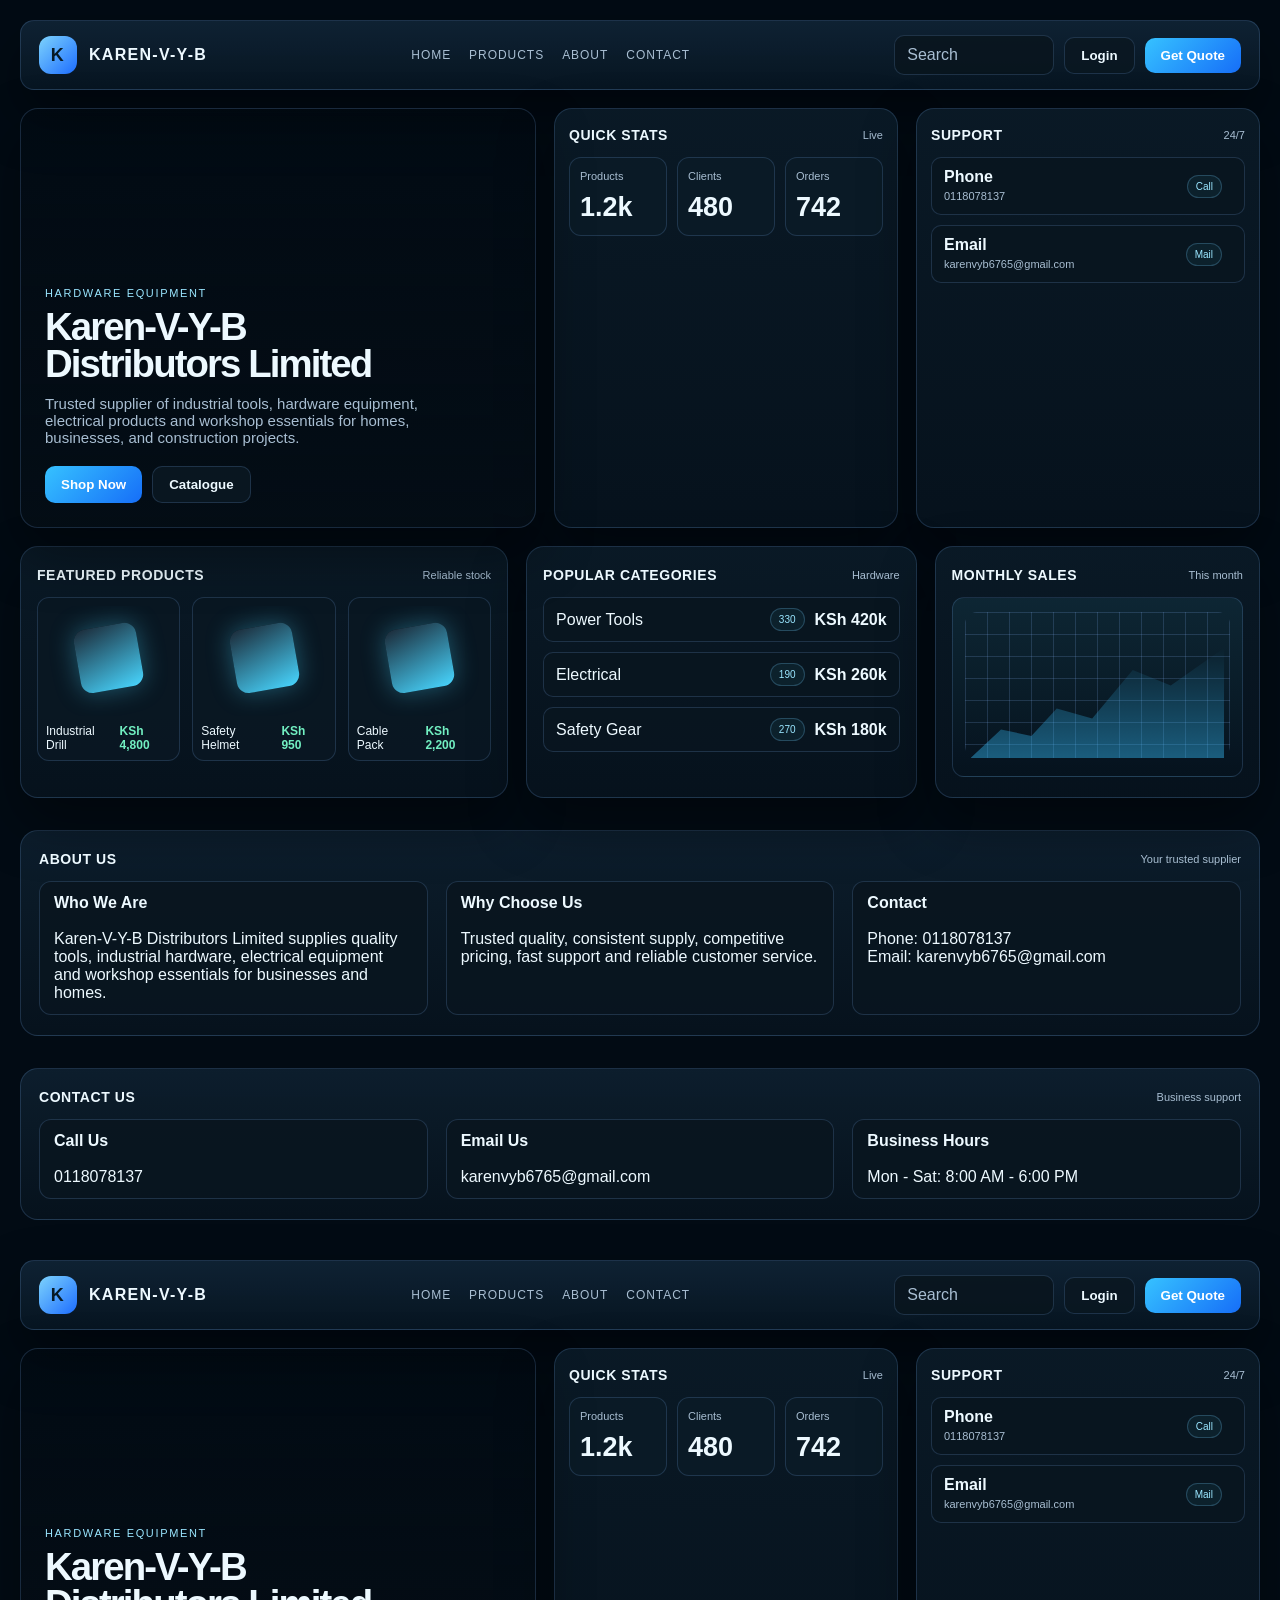
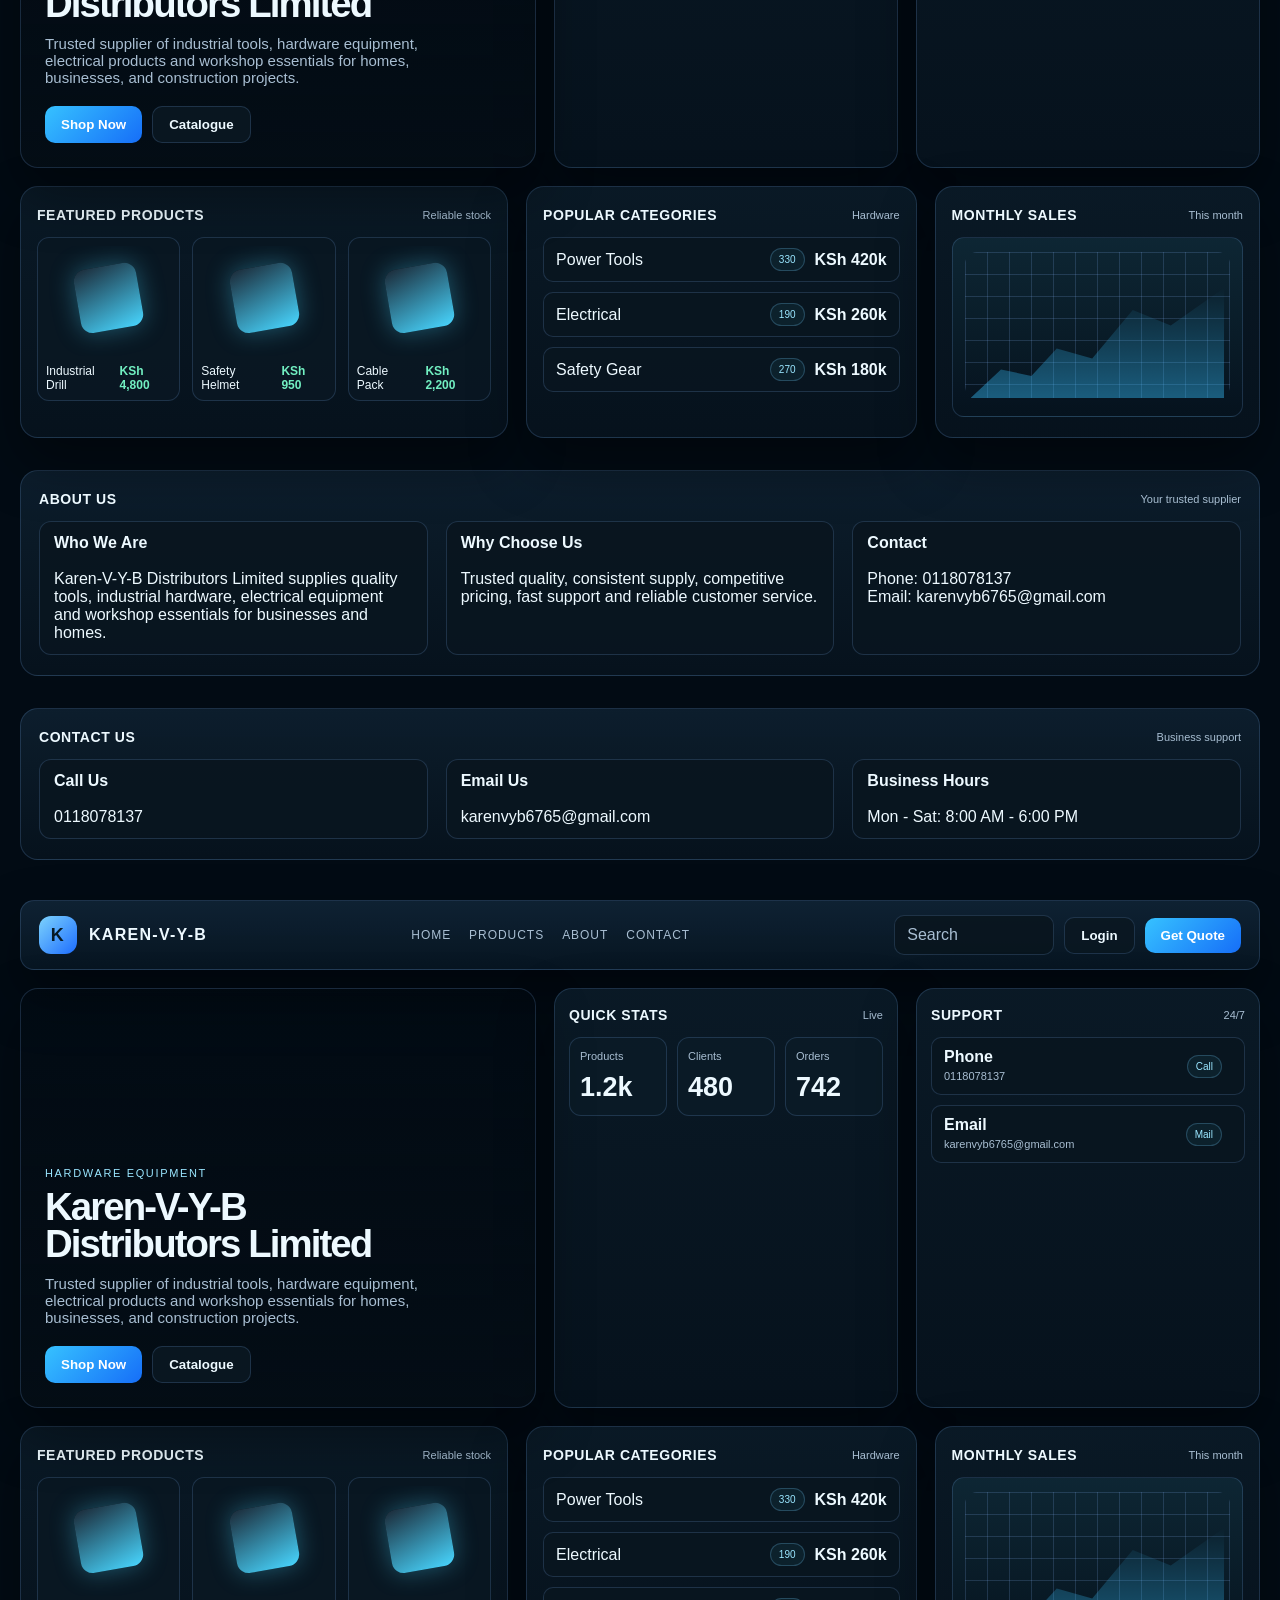
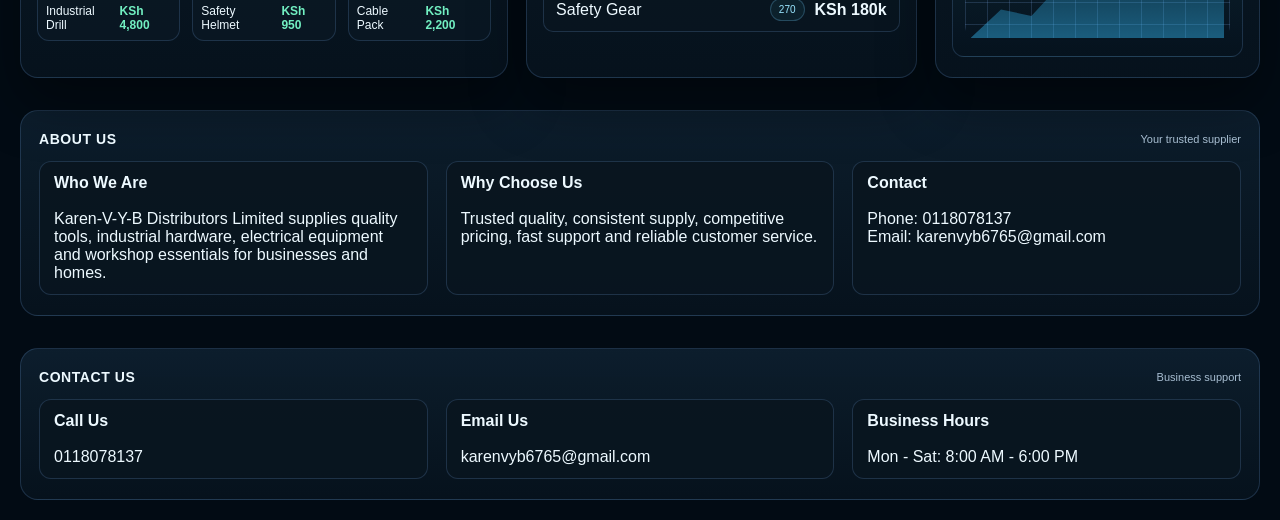
<file: index.html>
<!DOCTYPE html>
<html lang="en">
  <head>
    <meta charset="UTF-8" />
    <meta name="viewport" content="width=device-width, initial-scale=1.0" />
    <title>Karen-V-Y-B Distributors Limited</title>
    <style>
      :root {
        --bg: #020b14;
        --bg-2: #071d2d;
        --panel: rgba(9, 24, 35, 0.96);
        --panel-2: rgba(15, 34, 52, 0.96);
        --line: rgba(126, 185, 255, 0.18);
        --text: #edf9ff;
        --muted: #a8bed2;
        --blue: #36c2ff;
        --cyan: #9ae6ff;
        --green: #72f0c2;
        --purple: #7b7af8;
        --danger: #ff5d70;
        --shadow: 0 25px 55px rgba(0, 0, 0, 0.38);
      }

      * { box-sizing: border-box; }

      html {
        scroll-behavior: smooth;
      }

      body {
        margin: 0;
        min-height: 100vh;
        background: var(--bg);
        color: var(--text);
        font-family: Arial, Helvetica, sans-serif;
      }

      a {
        color: inherit;
        text-decoration: none;
      }

      img {
        max-width: 100%;
        display: block;
      }

      .container {
        max-width: 1280px;
        margin: 0 auto;
        padding: 20px;
      }

      .topbar {
        display: flex;
        align-items: center;
        justify-content: space-between;
        gap: 18px;
        padding: 14px 18px;
        background: linear-gradient(180deg, rgba(15, 35, 52, 0.95), rgba(7, 22, 35, 0.96));
        border: 1px solid var(--line);
        border-radius: 14px;
        box-shadow: var(--shadow);
      }

      .brand {
        display: flex;
        align-items: center;
        gap: 12px;
        font-weight: 800;
        letter-spacing: 0.08em;
      }

      .brand-mark {
        width: 38px;
        height: 38px;
        border-radius: 12px;
        background: linear-gradient(135deg, #7dd3fc, #1d6dff);
        display: grid;
        place-items: center;
        color: #071a25;
        font-weight: 900;
        font-size: 18px;
      }

      .nav {
        display: flex;
        flex-wrap: wrap;
        gap: 18px;
        align-items: center;
      }

      .nav a {
        color: var(--muted);
        font-size: 12px;
        letter-spacing: 0.08em;
        text-transform: uppercase;
      }

      .nav a:hover {
        color: var(--text);
      }

      .actions {
        display: flex;
        align-items: center;
        gap: 10px;
      }

      .search-box {
        background: rgba(9, 22, 31, 0.9);
        border: 1px solid var(--line);
        color: var(--muted);
        border-radius: 10px;
        padding: 10px 12px;
        min-width: 160px;
      }

      .btn {
        border: none;
        border-radius: 10px;
        background: linear-gradient(135deg, var(--blue), #166ef8);
        color: white;
        font-weight: 700;
        padding: 10px 16px;
        cursor: pointer;
      }

      .btn.secondary {
        background: rgba(11, 24, 34, 0.9);
        border: 1px solid var(--line);
        color: var(--text);
      }

      .hero {
        margin-top: 18px;
        display: grid;
        grid-template-columns: 1.5fr 1fr 1fr;
        gap: 18px;
      }

      .hero-large {
        min-height: 420px;
        border-radius: 18px;
        border: 1px solid var(--line);
        position: relative;
        overflow: hidden;
        background:
          linear-gradient(180deg, rgba(5, 14, 22, 0.12), rgba(5, 14, 22, 0.7)),
          url("https://images.unsplash.com/photo-1581092918056-0c4c3acd3789?auto=format&fit=crop&w=1200&q=80") center/cover no-repeat;
        box-shadow: var(--shadow);
      }

      .hero-content {
        position: absolute;
        left: 24px;
        right: 24px;
        bottom: 24px;
      }

      .kicker {
        font-size: 11px;
        letter-spacing: 0.15em;
        text-transform: uppercase;
        color: var(--cyan);
        margin-bottom: 10px;
      }

      h1 {
        margin: 0;
        font-size: clamp(30px, 3vw, 58px);
        line-height: 0.96;
        letter-spacing: -0.05em;
      }

      .hero p {
        color: var(--muted);
        max-width: 380px;
        margin: 12px 0 20px;
        font-size: 15px;
      }

      .cta-row {
        display: flex;
        gap: 10px;
        flex-wrap: wrap;
      }

      .card {
        background: linear-gradient(180deg, rgba(10, 26, 39, 0.96), rgba(6, 18, 29, 0.98));
        border: 1px solid var(--line);
        border-radius: 18px;
        overflow: hidden;
        box-shadow: var(--shadow);
      }

      .pad {
        padding: 18px 14px;
      }

      .panel-head {
        display: flex;
        justify-content: space-between;
        align-items: center;
        margin-bottom: 14px;
      }

      .title {
        font-size: 14px;
        font-weight: 700;
        letter-spacing: 0.04em;
        text-transform: uppercase;
      }

      .tiny {
        color: var(--muted);
        font-size: 11px;
      }

      .stats-grid {
        display: grid;
        grid-template-columns: repeat(3, minmax(0, 1fr));
        gap: 10px;
      }

      .metric {
        background: rgba(12, 27, 39, 0.9);
        border: 1px solid var(--line);
        border-radius: 12px;
        padding: 12px 10px;
      }

      .metric .label {
        font-size: 11px;
        color: var(--muted);
      }

      .metric .value {
        margin-top: 10px;
        font-weight: 800;
        font-size: 27px;
      }

      .content-grid {
        display: grid;
        grid-template-columns: 1.5fr 1.2fr 1fr;
        gap: 18px;
        margin-top: 18px;
      }

      .section-box {
        padding: 20px 16px;
      }

      .product-grid {
        display: grid;
        grid-template-columns: repeat(3, minmax(0, 1fr));
        gap: 12px;
      }

      .product-card {
        border: 1px solid rgba(128, 180, 255, 0.18);
        background: rgba(10, 24, 35, 0.9);
        border-radius: 12px;
        padding: 8px;
      }

      .product-image {
        height: 110px;
        border-radius: 10px;
        background: linear-gradient(135deg, rgba(62, 96, 147, 0.28), rgba(12, 24, 38, 0.85));
        position: relative;
        overflow: hidden;
        margin-bottom: 8px;
        background-size: cover;
        background-position: center;
      }

      .product-image::before {
        content: "";
        position: absolute;
        left: 25%;
        top: 18%;
        width: 50%;
        height: 58%;
        background: linear-gradient(160deg, #1b2a38, #48d6ff);
        border-radius: 12px;
        transform: rotate(-10deg);
        box-shadow: 0 0 24px rgba(72, 214, 255, 0.35);
      }

      .product-line {
        display: flex;
        justify-content: space-between;
        align-items: center;
        gap: 8px;
      }

      .product-name {
        font-size: 12px;
      }

      .product-price {
        color: var(--green);
        font-size: 12px;
        font-weight: 700;
      }

      .list {
        display: grid;
        gap: 10px;
      }

      .list-item {
        display: grid;
        grid-template-columns: 1fr auto auto;
        gap: 10px;
        align-items: center;
        padding: 10px 12px;
        border-radius: 10px;
        background: rgba(9, 22, 32, 0.9);
        border: 1px solid var(--line);
      }

      .badge {
        border-radius: 999px;
        background: rgba(14, 37, 48, 0.8);
        border: 1px solid rgba(118, 204, 255, 0.24);
        color: var(--cyan);
        font-size: 10px;
        padding: 5px 8px;
      }

      .chart {
        height: 180px;
        position: relative;
        border-radius: 12px;
        background: linear-gradient(180deg, rgba(15, 40, 54, 0.9), rgba(6, 19, 30, 0.9));
        border: 1px solid var(--line);
        overflow: hidden;
      }

      .chart::before {
        content: "";
        position: absolute;
        inset: 14px 12px 18px 12px;
        background:
          linear-gradient(to right, rgba(141, 185, 255, 0.18) 1px, transparent 1px),
          linear-gradient(to bottom, rgba(141, 185, 255, 0.18) 1px, transparent 1px);
        background-size: 22px 22px;
        border-radius: 12px;
      }

      .chart::after {
        content: "";
        position: absolute;
        left: 18px;
        right: 18px;
        bottom: 18px;
        height: 110px;
        background: linear-gradient(180deg, rgba(54, 194, 255, 0), rgba(54, 194, 255, 0.42));
        clip-path: polygon(0% 100%, 12% 74%, 24% 80%, 34% 55%, 48% 64%, 64% 20%, 79% 34%, 100% 0%, 100% 100%);
      }

      .footer-contact {
        margin-top: 32px;
        padding: 20px 18px;
        border-radius: 18px;
        background: linear-gradient(180deg, rgba(13, 31, 46, 0.95), rgba(6, 18, 29, 0.98));
        border: 1px solid var(--line);
      }

      .contact-grid {
        display: grid;
        grid-template-columns: repeat(3, minmax(0, 1fr));
        gap: 18px;
      }

      .contact-block {
        padding: 12px 14px;
        border-radius: 12px;
        background: rgba(9, 22, 32, 0.9);
        border: 1px solid var(--line);
      }

      @media (max-width: 980px) {
        .hero {
          grid-template-columns: 1fr 1fr;
        }

        .hero-large {
          grid-column: 1 / -1;
        }

        .content-grid {
          grid-template-columns: 1fr 1fr;
        }
      }

      @media (max-width: 700px) {
        .nav {
          display: none;
        }

        .content-grid {
          grid-template-columns: 1fr;
        }

        .contact-grid {
          grid-template-columns: 1fr;
        }

        .topbar {
          flex-wrap: wrap;
        }
      }
    </style>
  </head>
  <body>
    <div class="container">
      <header class="topbar">
        <div class="brand">
          <div class="brand-mark">K</div>
          <div>KAREN-V-Y-B</div>
        </div>

        <nav class="nav">
          <a href="#home">Home</a>
          <a href="#products">Products</a>
          <a href="#about">About</a>
          <a href="#contact">Contact</a>
        </nav>

        <div class="actions">
          <div class="search-box">Search</div>
          <button class="btn secondary">Login</button>
          <button class="btn">Get Quote</button>
        </div>
      </header>

      <section class="hero" id="home">
        <div class="hero-large">
          <div class="hero-content">
            <div class="kicker">Hardware Equipment</div>
            <h1>Karen-V-Y-B<br />Distributors Limited</h1>
            <p>Trusted supplier of industrial tools, hardware equipment, electrical products and workshop essentials for homes, businesses, and construction projects.</p>
            <div class="cta-row">
              <button class="btn">Shop Now</button>
              <button class="btn secondary">Catalogue</button>
            </div>
          </div>
        </div>

        <div class="card pad">
          <div class="panel-head">
            <div class="title">Quick Stats</div>
            <div class="tiny">Live</div>
          </div>

          <div class="stats-grid">
            <div class="metric">
              <div class="label">Products</div>
              <div class="value">1.2k</div>
            </div>
            <div class="metric">
              <div class="label">Clients</div>
              <div class="value">480</div>
            </div>
            <div class="metric">
              <div class="label">Orders</div>
              <div class="value">742</div>
            </div>
          </div>
        </div>

        <div class="card pad">
          <div class="panel-head">
            <div class="title">Support</div>
            <div class="tiny">24/7</div>
          </div>

          <div class="list">
            <div class="list-item">
              <div>
                <strong>Phone</strong><br>
                <span class="tiny">0118078137</span>
              </div>
              <span class="badge">Call</span>
            </div>

            <div class="list-item">
              <div>
                <strong>Email</strong><br>
                <span class="tiny">karenvyb6765@gmail.com</span>
              </div>
              <span class="badge">Mail</span>
            </div>
          </div>
        </div>
      </section>

      <section id="products" class="content-grid">
        <div class="card section-box">
          <div class="panel-head">
            <div class="title">Featured Products</div>
            <div class="tiny">Reliable stock</div>
          </div>

          <div class="product-grid">
            <div class="product-card">
              <div class="product-image" style="background-image: url('https://images.unsplash.com/photo-1581092918056-0c4c3acd3789?auto=format&fit=crop&w=800&q=80');"></div>
              <div class="product-line">
                <div class="product-name">Industrial Drill</div>
                <div class="product-price">KSh 4,800</div>
              </div>
            </div>

            <div class="product-card">
              <div class="product-image" style="background-image: url('https://images.unsplash.com/photo-1584438784894-089d6a62b8fa?auto=format&fit=crop&w=800&q=80');"></div>
              <div class="product-line">
                <div class="product-name">Safety Helmet</div>
                <div class="product-price">KSh 950</div>
              </div>
            </div>

            <div class="product-card">
              <div class="product-image" style="background-image: url('https://images.unsplash.com/photo-1621905251918-48416bd8575a?auto=format&fit=crop&w=800&q=80');"></div>
              <div class="product-line">
                <div class="product-name">Cable Pack</div>
                <div class="product-price">KSh 2,200</div>
              </div>
            </div>
          </div>
        </div>

        <div class="card section-box">
          <div class="panel-head">
            <div class="title">Popular Categories</div>
            <div class="tiny">Hardware</div>
          </div>

          <div class="list">
            <div class="list-item">
              <div>Power Tools</div>
              <span class="badge">330</span>
              <strong>KSh 420k</strong>
            </div>

            <div class="list-item">
              <div>Electrical</div>
              <span class="badge">190</span>
              <strong>KSh 260k</strong>
            </div>

            <div class="list-item">
              <div>Safety Gear</div>
              <span class="badge">270</span>
              <strong>KSh 180k</strong>
            </div>
          </div>
        </div>

        <div class="card section-box">
          <div class="panel-head">
            <div class="title">Monthly Sales</div>
            <div class="tiny">This month</div>
          </div>
          <div class="chart"></div>
        </div>
      </section>

      <div id="about" class="footer-contact">
        <div class="panel-head">
          <div class="title">About Us</div>
          <div class="tiny">Your trusted supplier</div>
        </div>

        <div class="contact-grid">
          <div class="contact-block">
            <strong>Who We Are</strong><br><br>
            Karen-V-Y-B Distributors Limited supplies quality tools, industrial hardware, electrical equipment and workshop essentials for businesses and homes.
          </div>

          <div class="contact-block">
            <strong>Why Choose Us</strong><br><br>
            Trusted quality, consistent supply, competitive pricing, fast support and reliable customer service.
          </div>

          <div class="contact-block">
            <strong>Contact</strong><br><br>
            Phone: 0118078137<br>
            Email: karenvyb6765@gmail.com
          </div>
        </div>
      </div>

      <div id="contact" class="footer-contact">
        <div class="panel-head">
          <div class="title">Contact Us</div>
          <div class="tiny">Business support</div>
        </div>

        <div class="contact-grid">
          <div class="contact-block">
            <strong>Call Us</strong><br><br>
            0118078137
          </div>

          <div class="contact-block">
            <strong>Email Us</strong><br><br>
            karenvyb6765@gmail.com
          </div>

          <div class="contact-block">
            <strong>Business Hours</strong><br><br>
            Mon - Sat: 8:00 AM - 6:00 PM
          </div>
        </div>
      </div>
    </div>
  </body>
</html><!DOCTYPE html>
<html lang="en">
  <head>
    <meta charset="UTF-8" />
    <meta name="viewport" content="width=device-width, initial-scale=1.0" />
    <title>Karen-V-Y-B Distributors Limited</title>
    <style>
      :root {
        --bg: #020b14;
        --bg-2: #071d2d;
        --panel: rgba(9, 24, 35, 0.96);
        --panel-2: rgba(15, 34, 52, 0.96);
        --line: rgba(126, 185, 255, 0.18);
        --text: #edf9ff;
        --muted: #a8bed2;
        --blue: #36c2ff;
        --cyan: #9ae6ff;
        --green: #72f0c2;
        --purple: #7b7af8;
        --danger: #ff5d70;
        --shadow: 0 25px 55px rgba(0, 0, 0, 0.38);
      }

      * { box-sizing: border-box; }

      html {
        scroll-behavior: smooth;
      }

      body {
        margin: 0;
        min-height: 100vh;
        background: var(--bg);
        color: var(--text);
        font-family: Arial, Helvetica, sans-serif;
      }

      a {
        color: inherit;
        text-decoration: none;
      }

      img {
        max-width: 100%;
        display: block;
      }

      .container {
        max-width: 1280px;
        margin: 0 auto;
        padding: 20px;
      }

      .topbar {
        display: flex;
        align-items: center;
        justify-content: space-between;
        gap: 18px;
        padding: 14px 18px;
        background: linear-gradient(180deg, rgba(15, 35, 52, 0.95), rgba(7, 22, 35, 0.96));
        border: 1px solid var(--line);
        border-radius: 14px;
        box-shadow: var(--shadow);
      }

      .brand {
        display: flex;
        align-items: center;
        gap: 12px;
        font-weight: 800;
        letter-spacing: 0.08em;
      }

      .brand-mark {
        width: 38px;
        height: 38px;
        border-radius: 12px;
        background: linear-gradient(135deg, #7dd3fc, #1d6dff);
        display: grid;
        place-items: center;
        color: #071a25;
        font-weight: 900;
        font-size: 18px;
      }

      .nav {
        display: flex;
        flex-wrap: wrap;
        gap: 18px;
        align-items: center;
      }

      .nav a {
        color: var(--muted);
        font-size: 12px;
        letter-spacing: 0.08em;
        text-transform: uppercase;
      }

      .nav a:hover {
        color: var(--text);
      }

      .actions {
        display: flex;
        align-items: center;
        gap: 10px;
      }

      .search-box {
        background: rgba(9, 22, 31, 0.9);
        border: 1px solid var(--line);
        color: var(--muted);
        border-radius: 10px;
        padding: 10px 12px;
        min-width: 160px;
      }

      .btn {
        border: none;
        border-radius: 10px;
        background: linear-gradient(135deg, var(--blue), #166ef8);
        color: white;
        font-weight: 700;
        padding: 10px 16px;
        cursor: pointer;
      }

      .btn.secondary {
        background: rgba(11, 24, 34, 0.9);
        border: 1px solid var(--line);
        color: var(--text);
      }

      .hero {
        margin-top: 18px;
        display: grid;
        grid-template-columns: 1.5fr 1fr 1fr;
        gap: 18px;
      }

      .hero-large {
        min-height: 420px;
        border-radius: 18px;
        border: 1px solid var(--line);
        position: relative;
        overflow: hidden;
        background:
          linear-gradient(180deg, rgba(5, 14, 22, 0.12), rgba(5, 14, 22, 0.7)),
          url("https://images.unsplash.com/photo-1581092918056-0c4c3acd3789?auto=format&fit=crop&w=1200&q=80") center/cover no-repeat;
        box-shadow: var(--shadow);
      }

      .hero-content {
        position: absolute;
        left: 24px;
        right: 24px;
        bottom: 24px;
      }

      .kicker {
        font-size: 11px;
        letter-spacing: 0.15em;
        text-transform: uppercase;
        color: var(--cyan);
        margin-bottom: 10px;
      }

      h1 {
        margin: 0;
        font-size: clamp(30px, 3vw, 58px);
        line-height: 0.96;
        letter-spacing: -0.05em;
      }

      .hero p {
        color: var(--muted);
        max-width: 380px;
        margin: 12px 0 20px;
        font-size: 15px;
      }

      .cta-row {
        display: flex;
        gap: 10px;
        flex-wrap: wrap;
      }

      .card {
        background: linear-gradient(180deg, rgba(10, 26, 39, 0.96), rgba(6, 18, 29, 0.98));
        border: 1px solid var(--line);
        border-radius: 18px;
        overflow: hidden;
        box-shadow: var(--shadow);
      }

      .pad {
        padding: 18px 14px;
      }

      .panel-head {
        display: flex;
        justify-content: space-between;
        align-items: center;
        margin-bottom: 14px;
      }

      .title {
        font-size: 14px;
        font-weight: 700;
        letter-spacing: 0.04em;
        text-transform: uppercase;
      }

      .tiny {
        color: var(--muted);
        font-size: 11px;
      }

      .stats-grid {
        display: grid;
        grid-template-columns: repeat(3, minmax(0, 1fr));
        gap: 10px;
      }

      .metric {
        background: rgba(12, 27, 39, 0.9);
        border: 1px solid var(--line);
        border-radius: 12px;
        padding: 12px 10px;
      }

      .metric .label {
        font-size: 11px;
        color: var(--muted);
      }

      .metric .value {
        margin-top: 10px;
        font-weight: 800;
        font-size: 27px;
      }

      .content-grid {
        display: grid;
        grid-template-columns: 1.5fr 1.2fr 1fr;
        gap: 18px;
        margin-top: 18px;
      }

      .section-box {
        padding: 20px 16px;
      }

      .product-grid {
        display: grid;
        grid-template-columns: repeat(3, minmax(0, 1fr));
        gap: 12px;
      }

      .product-card {
        border: 1px solid rgba(128, 180, 255, 0.18);
        background: rgba(10, 24, 35, 0.9);
        border-radius: 12px;
        padding: 8px;
      }

      .product-image {
        height: 110px;
        border-radius: 10px;
        background: linear-gradient(135deg, rgba(62, 96, 147, 0.28), rgba(12, 24, 38, 0.85));
        position: relative;
        overflow: hidden;
        margin-bottom: 8px;
        background-size: cover;
        background-position: center;
      }

      .product-image::before {
        content: "";
        position: absolute;
        left: 25%;
        top: 18%;
        width: 50%;
        height: 58%;
        background: linear-gradient(160deg, #1b2a38, #48d6ff);
        border-radius: 12px;
        transform: rotate(-10deg);
        box-shadow: 0 0 24px rgba(72, 214, 255, 0.35);
      }

      .product-line {
        display: flex;
        justify-content: space-between;
        align-items: center;
        gap: 8px;
      }

      .product-name {
        font-size: 12px;
      }

      .product-price {
        color: var(--green);
        font-size: 12px;
        font-weight: 700;
      }

      .list {
        display: grid;
        gap: 10px;
      }

      .list-item {
        display: grid;
        grid-template-columns: 1fr auto auto;
        gap: 10px;
        align-items: center;
        padding: 10px 12px;
        border-radius: 10px;
        background: rgba(9, 22, 32, 0.9);
        border: 1px solid var(--line);
      }

      .badge {
        border-radius: 999px;
        background: rgba(14, 37, 48, 0.8);
        border: 1px solid rgba(118, 204, 255, 0.24);
        color: var(--cyan);
        font-size: 10px;
        padding: 5px 8px;
      }

      .chart {
        height: 180px;
        position: relative;
        border-radius: 12px;
        background: linear-gradient(180deg, rgba(15, 40, 54, 0.9), rgba(6, 19, 30, 0.9));
        border: 1px solid var(--line);
        overflow: hidden;
      }

      .chart::before {
        content: "";
        position: absolute;
        inset: 14px 12px 18px 12px;
        background:
          linear-gradient(to right, rgba(141, 185, 255, 0.18) 1px, transparent 1px),
          linear-gradient(to bottom, rgba(141, 185, 255, 0.18) 1px, transparent 1px);
        background-size: 22px 22px;
        border-radius: 12px;
      }

      .chart::after {
        content: "";
        position: absolute;
        left: 18px;
        right: 18px;
        bottom: 18px;
        height: 110px;
        background: linear-gradient(180deg, rgba(54, 194, 255, 0), rgba(54, 194, 255, 0.42));
        clip-path: polygon(0% 100%, 12% 74%, 24% 80%, 34% 55%, 48% 64%, 64% 20%, 79% 34%, 100% 0%, 100% 100%);
      }

      .footer-contact {
        margin-top: 32px;
        padding: 20px 18px;
        border-radius: 18px;
        background: linear-gradient(180deg, rgba(13, 31, 46, 0.95), rgba(6, 18, 29, 0.98));
        border: 1px solid var(--line);
      }

      .contact-grid {
        display: grid;
        grid-template-columns: repeat(3, minmax(0, 1fr));
        gap: 18px;
      }

      .contact-block {
        padding: 12px 14px;
        border-radius: 12px;
        background: rgba(9, 22, 32, 0.9);
        border: 1px solid var(--line);
      }

      @media (max-width: 980px) {
        .hero {
          grid-template-columns: 1fr 1fr;
        }

        .hero-large {
          grid-column: 1 / -1;
        }

        .content-grid {
          grid-template-columns: 1fr 1fr;
        }
      }

      @media (max-width: 700px) {
        .nav {
          display: none;
        }

        .content-grid {
          grid-template-columns: 1fr;
        }

        .contact-grid {
          grid-template-columns: 1fr;
        }

        .topbar {
          flex-wrap: wrap;
        }
      }
    </style>
  </head>
  <body>
    <div class="container">
      <header class="topbar">
        <div class="brand">
          <div class="brand-mark">K</div>
          <div>KAREN-V-Y-B</div>
        </div>

        <nav class="nav">
          <a href="#home">Home</a>
          <a href="#products">Products</a>
          <a href="#about">About</a>
          <a href="#contact">Contact</a>
        </nav>

        <div class="actions">
          <div class="search-box">Search</div>
          <button class="btn secondary">Login</button>
          <button class="btn">Get Quote</button>
        </div>
      </header>

      <section class="hero" id="home">
        <div class="hero-large">
          <div class="hero-content">
            <div class="kicker">Hardware Equipment</div>
            <h1>Karen-V-Y-B<br />Distributors Limited</h1>
            <p>Trusted supplier of industrial tools, hardware equipment, electrical products and workshop essentials for homes, businesses, and construction projects.</p>
            <div class="cta-row">
              <button class="btn">Shop Now</button>
              <button class="btn secondary">Catalogue</button>
            </div>
          </div>
        </div>

        <div class="card pad">
          <div class="panel-head">
            <div class="title">Quick Stats</div>
            <div class="tiny">Live</div>
          </div>

          <div class="stats-grid">
            <div class="metric">
              <div class="label">Products</div>
              <div class="value">1.2k</div>
            </div>
            <div class="metric">
              <div class="label">Clients</div>
              <div class="value">480</div>
            </div>
            <div class="metric">
              <div class="label">Orders</div>
              <div class="value">742</div>
            </div>
          </div>
        </div>

        <div class="card pad">
          <div class="panel-head">
            <div class="title">Support</div>
            <div class="tiny">24/7</div>
          </div>

          <div class="list">
            <div class="list-item">
              <div>
                <strong>Phone</strong><br>
                <span class="tiny">0118078137</span>
              </div>
              <span class="badge">Call</span>
            </div>

            <div class="list-item">
              <div>
                <strong>Email</strong><br>
                <span class="tiny">karenvyb6765@gmail.com</span>
              </div>
              <span class="badge">Mail</span>
            </div>
          </div>
        </div>
      </section>

      <section id="products" class="content-grid">
        <div class="card section-box">
          <div class="panel-head">
            <div class="title">Featured Products</div>
            <div class="tiny">Reliable stock</div>
          </div>

          <div class="product-grid">
            <div class="product-card">
              <div class="product-image" style="background-image: url('https://images.unsplash.com/photo-1581092918056-0c4c3acd3789?auto=format&fit=crop&w=800&q=80');"></div>
              <div class="product-line">
                <div class="product-name">Industrial Drill</div>
                <div class="product-price">KSh 4,800</div>
              </div>
            </div>

            <div class="product-card">
              <div class="product-image" style="background-image: url('https://images.unsplash.com/photo-1584438784894-089d6a62b8fa?auto=format&fit=crop&w=800&q=80');"></div>
              <div class="product-line">
                <div class="product-name">Safety Helmet</div>
                <div class="product-price">KSh 950</div>
              </div>
            </div>

            <div class="product-card">
              <div class="product-image" style="background-image: url('https://images.unsplash.com/photo-1621905251918-48416bd8575a?auto=format&fit=crop&w=800&q=80');"></div>
              <div class="product-line">
                <div class="product-name">Cable Pack</div>
                <div class="product-price">KSh 2,200</div>
              </div>
            </div>
          </div>
        </div>

        <div class="card section-box">
          <div class="panel-head">
            <div class="title">Popular Categories</div>
            <div class="tiny">Hardware</div>
          </div>

          <div class="list">
            <div class="list-item">
              <div>Power Tools</div>
              <span class="badge">330</span>
              <strong>KSh 420k</strong>
            </div>

            <div class="list-item">
              <div>Electrical</div>
              <span class="badge">190</span>
              <strong>KSh 260k</strong>
            </div>

            <div class="list-item">
              <div>Safety Gear</div>
              <span class="badge">270</span>
              <strong>KSh 180k</strong>
            </div>
          </div>
        </div>

        <div class="card section-box">
          <div class="panel-head">
            <div class="title">Monthly Sales</div>
            <div class="tiny">This month</div>
          </div>
          <div class="chart"></div>
        </div>
      </section>

      <div id="about" class="footer-contact">
        <div class="panel-head">
          <div class="title">About Us</div>
          <div class="tiny">Your trusted supplier</div>
        </div>

        <div class="contact-grid">
          <div class="contact-block">
            <strong>Who We Are</strong><br><br>
            Karen-V-Y-B Distributors Limited supplies quality tools, industrial hardware, electrical equipment and workshop essentials for businesses and homes.
          </div>

          <div class="contact-block">
            <strong>Why Choose Us</strong><br><br>
            Trusted quality, consistent supply, competitive pricing, fast support and reliable customer service.
          </div>

          <div class="contact-block">
            <strong>Contact</strong><br><br>
            Phone: 0118078137<br>
            Email: karenvyb6765@gmail.com
          </div>
        </div>
      </div>

      <div id="contact" class="footer-contact">
        <div class="panel-head">
          <div class="title">Contact Us</div>
          <div class="tiny">Business support</div>
        </div>

        <div class="contact-grid">
          <div class="contact-block">
            <strong>Call Us</strong><br><br>
            0118078137
          </div>

          <div class="contact-block">
            <strong>Email Us</strong><br><br>
            karenvyb6765@gmail.com
          </div>

          <div class="contact-block">
            <strong>Business Hours</strong><br><br>
            Mon - Sat: 8:00 AM - 6:00 PM
          </div>
        </div>
      </div>
    </div>
  </body>
</html><!DOCTYPE html>
<html lang="en">
  <head>
    <meta charset="UTF-8" />
    <meta name="viewport" content="width=device-width, initial-scale=1.0" />
    <title>Karen-V-Y-B Distributors Limited</title>
    <style>
      :root {
        --bg: #020b14;
        --bg-2: #071d2d;
        --panel: rgba(9, 24, 35, 0.96);
        --panel-2: rgba(15, 34, 52, 0.96);
        --line: rgba(126, 185, 255, 0.18);
        --text: #edf9ff;
        --muted: #a8bed2;
        --blue: #36c2ff;
        --cyan: #9ae6ff;
        --green: #72f0c2;
        --purple: #7b7af8;
        --danger: #ff5d70;
        --shadow: 0 25px 55px rgba(0, 0, 0, 0.38);
      }

      * { box-sizing: border-box; }

      html {
        scroll-behavior: smooth;
      }

      body {
        margin: 0;
        min-height: 100vh;
        background: var(--bg);
        color: var(--text);
        font-family: Arial, Helvetica, sans-serif;
      }

      a {
        color: inherit;
        text-decoration: none;
      }

      img {
        max-width: 100%;
        display: block;
      }

      .container {
        max-width: 1280px;
        margin: 0 auto;
        padding: 20px;
      }

      .topbar {
        display: flex;
        align-items: center;
        justify-content: space-between;
        gap: 18px;
        padding: 14px 18px;
        background: linear-gradient(180deg, rgba(15, 35, 52, 0.95), rgba(7, 22, 35, 0.96));
        border: 1px solid var(--line);
        border-radius: 14px;
        box-shadow: var(--shadow);
      }

      .brand {
        display: flex;
        align-items: center;
        gap: 12px;
        font-weight: 800;
        letter-spacing: 0.08em;
      }

      .brand-mark {
        width: 38px;
        height: 38px;
        border-radius: 12px;
        background: linear-gradient(135deg, #7dd3fc, #1d6dff);
        display: grid;
        place-items: center;
        color: #071a25;
        font-weight: 900;
        font-size: 18px;
      }

      .nav {
        display: flex;
        flex-wrap: wrap;
        gap: 18px;
        align-items: center;
      }

      .nav a {
        color: var(--muted);
        font-size: 12px;
        letter-spacing: 0.08em;
        text-transform: uppercase;
      }

      .nav a:hover {
        color: var(--text);
      }

      .actions {
        display: flex;
        align-items: center;
        gap: 10px;
      }

      .search-box {
        background: rgba(9, 22, 31, 0.9);
        border: 1px solid var(--line);
        color: var(--muted);
        border-radius: 10px;
        padding: 10px 12px;
        min-width: 160px;
      }

      .btn {
        border: none;
        border-radius: 10px;
        background: linear-gradient(135deg, var(--blue), #166ef8);
        color: white;
        font-weight: 700;
        padding: 10px 16px;
        cursor: pointer;
      }

      .btn.secondary {
        background: rgba(11, 24, 34, 0.9);
        border: 1px solid var(--line);
        color: var(--text);
      }

      .hero {
        margin-top: 18px;
        display: grid;
        grid-template-columns: 1.5fr 1fr 1fr;
        gap: 18px;
      }

      .hero-large {
        min-height: 420px;
        border-radius: 18px;
        border: 1px solid var(--line);
        position: relative;
        overflow: hidden;
        background:
          linear-gradient(180deg, rgba(5, 14, 22, 0.12), rgba(5, 14, 22, 0.7)),
          url("https://images.unsplash.com/photo-1581092918056-0c4c3acd3789?auto=format&fit=crop&w=1200&q=80") center/cover no-repeat;
        box-shadow: var(--shadow);
      }

      .hero-content {
        position: absolute;
        left: 24px;
        right: 24px;
        bottom: 24px;
      }

      .kicker {
        font-size: 11px;
        letter-spacing: 0.15em;
        text-transform: uppercase;
        color: var(--cyan);
        margin-bottom: 10px;
      }

      h1 {
        margin: 0;
        font-size: clamp(30px, 3vw, 58px);
        line-height: 0.96;
        letter-spacing: -0.05em;
      }

      .hero p {
        color: var(--muted);
        max-width: 380px;
        margin: 12px 0 20px;
        font-size: 15px;
      }

      .cta-row {
        display: flex;
        gap: 10px;
        flex-wrap: wrap;
      }

      .card {
        background: linear-gradient(180deg, rgba(10, 26, 39, 0.96), rgba(6, 18, 29, 0.98));
        border: 1px solid var(--line);
        border-radius: 18px;
        overflow: hidden;
        box-shadow: var(--shadow);
      }

      .pad {
        padding: 18px 14px;
      }

      .panel-head {
        display: flex;
        justify-content: space-between;
        align-items: center;
        margin-bottom: 14px;
      }

      .title {
        font-size: 14px;
        font-weight: 700;
        letter-spacing: 0.04em;
        text-transform: uppercase;
      }

      .tiny {
        color: var(--muted);
        font-size: 11px;
      }

      .stats-grid {
        display: grid;
        grid-template-columns: repeat(3, minmax(0, 1fr));
        gap: 10px;
      }

      .metric {
        background: rgba(12, 27, 39, 0.9);
        border: 1px solid var(--line);
        border-radius: 12px;
        padding: 12px 10px;
      }

      .metric .label {
        font-size: 11px;
        color: var(--muted);
      }

      .metric .value {
        margin-top: 10px;
        font-weight: 800;
        font-size: 27px;
      }

      .content-grid {
        display: grid;
        grid-template-columns: 1.5fr 1.2fr 1fr;
        gap: 18px;
        margin-top: 18px;
      }

      .section-box {
        padding: 20px 16px;
      }

      .product-grid {
        display: grid;
        grid-template-columns: repeat(3, minmax(0, 1fr));
        gap: 12px;
      }

      .product-card {
        border: 1px solid rgba(128, 180, 255, 0.18);
        background: rgba(10, 24, 35, 0.9);
        border-radius: 12px;
        padding: 8px;
      }

      .product-image {
        height: 110px;
        border-radius: 10px;
        background: linear-gradient(135deg, rgba(62, 96, 147, 0.28), rgba(12, 24, 38, 0.85));
        position: relative;
        overflow: hidden;
        margin-bottom: 8px;
        background-size: cover;
        background-position: center;
      }

      .product-image::before {
        content: "";
        position: absolute;
        left: 25%;
        top: 18%;
        width: 50%;
        height: 58%;
        background: linear-gradient(160deg, #1b2a38, #48d6ff);
        border-radius: 12px;
        transform: rotate(-10deg);
        box-shadow: 0 0 24px rgba(72, 214, 255, 0.35);
      }

      .product-line {
        display: flex;
        justify-content: space-between;
        align-items: center;
        gap: 8px;
      }

      .product-name {
        font-size: 12px;
      }

      .product-price {
        color: var(--green);
        font-size: 12px;
        font-weight: 700;
      }

      .list {
        display: grid;
        gap: 10px;
      }

      .list-item {
        display: grid;
        grid-template-columns: 1fr auto auto;
        gap: 10px;
        align-items: center;
        padding: 10px 12px;
        border-radius: 10px;
        background: rgba(9, 22, 32, 0.9);
        border: 1px solid var(--line);
      }

      .badge {
        border-radius: 999px;
        background: rgba(14, 37, 48, 0.8);
        border: 1px solid rgba(118, 204, 255, 0.24);
        color: var(--cyan);
        font-size: 10px;
        padding: 5px 8px;
      }

      .chart {
        height: 180px;
        position: relative;
        border-radius: 12px;
        background: linear-gradient(180deg, rgba(15, 40, 54, 0.9), rgba(6, 19, 30, 0.9));
        border: 1px solid var(--line);
        overflow: hidden;
      }

      .chart::before {
        content: "";
        position: absolute;
        inset: 14px 12px 18px 12px;
        background:
          linear-gradient(to right, rgba(141, 185, 255, 0.18) 1px, transparent 1px),
          linear-gradient(to bottom, rgba(141, 185, 255, 0.18) 1px, transparent 1px);
        background-size: 22px 22px;
        border-radius: 12px;
      }

      .chart::after {
        content: "";
        position: absolute;
        left: 18px;
        right: 18px;
        bottom: 18px;
        height: 110px;
        background: linear-gradient(180deg, rgba(54, 194, 255, 0), rgba(54, 194, 255, 0.42));
        clip-path: polygon(0% 100%, 12% 74%, 24% 80%, 34% 55%, 48% 64%, 64% 20%, 79% 34%, 100% 0%, 100% 100%);
      }

      .footer-contact {
        margin-top: 32px;
        padding: 20px 18px;
        border-radius: 18px;
        background: linear-gradient(180deg, rgba(13, 31, 46, 0.95), rgba(6, 18, 29, 0.98));
        border: 1px solid var(--line);
      }

      .contact-grid {
        display: grid;
        grid-template-columns: repeat(3, minmax(0, 1fr));
        gap: 18px;
      }

      .contact-block {
        padding: 12px 14px;
        border-radius: 12px;
        background: rgba(9, 22, 32, 0.9);
        border: 1px solid var(--line);
      }

      @media (max-width: 980px) {
        .hero {
          grid-template-columns: 1fr 1fr;
        }

        .hero-large {
          grid-column: 1 / -1;
        }

        .content-grid {
          grid-template-columns: 1fr 1fr;
        }
      }

      @media (max-width: 700px) {
        .nav {
          display: none;
        }

        .content-grid {
          grid-template-columns: 1fr;
        }

        .contact-grid {
          grid-template-columns: 1fr;
        }

        .topbar {
          flex-wrap: wrap;
        }
      }
    </style>
  </head>
  <body>
    <div class="container">
      <header class="topbar">
        <div class="brand">
          <div class="brand-mark">K</div>
          <div>KAREN-V-Y-B</div>
        </div>

        <nav class="nav">
          <a href="#home">Home</a>
          <a href="#products">Products</a>
          <a href="#about">About</a>
          <a href="#contact">Contact</a>
        </nav>

        <div class="actions">
          <div class="search-box">Search</div>
          <button class="btn secondary">Login</button>
          <button class="btn">Get Quote</button>
        </div>
      </header>

      <section class="hero" id="home">
        <div class="hero-large">
          <div class="hero-content">
            <div class="kicker">Hardware Equipment</div>
            <h1>Karen-V-Y-B<br />Distributors Limited</h1>
            <p>Trusted supplier of industrial tools, hardware equipment, electrical products and workshop essentials for homes, businesses, and construction projects.</p>
            <div class="cta-row">
              <button class="btn">Shop Now</button>
              <button class="btn secondary">Catalogue</button>
            </div>
          </div>
        </div>

        <div class="card pad">
          <div class="panel-head">
            <div class="title">Quick Stats</div>
            <div class="tiny">Live</div>
          </div>

          <div class="stats-grid">
            <div class="metric">
              <div class="label">Products</div>
              <div class="value">1.2k</div>
            </div>
            <div class="metric">
              <div class="label">Clients</div>
              <div class="value">480</div>
            </div>
            <div class="metric">
              <div class="label">Orders</div>
              <div class="value">742</div>
            </div>
          </div>
        </div>

        <div class="card pad">
          <div class="panel-head">
            <div class="title">Support</div>
            <div class="tiny">24/7</div>
          </div>

          <div class="list">
            <div class="list-item">
              <div>
                <strong>Phone</strong><br>
                <span class="tiny">0118078137</span>
              </div>
              <span class="badge">Call</span>
            </div>

            <div class="list-item">
              <div>
                <strong>Email</strong><br>
                <span class="tiny">karenvyb6765@gmail.com</span>
              </div>
              <span class="badge">Mail</span>
            </div>
          </div>
        </div>
      </section>

      <section id="products" class="content-grid">
        <div class="card section-box">
          <div class="panel-head">
            <div class="title">Featured Products</div>
            <div class="tiny">Reliable stock</div>
          </div>

          <div class="product-grid">
            <div class="product-card">
              <div class="product-image" style="background-image: url('https://images.unsplash.com/photo-1581092918056-0c4c3acd3789?auto=format&fit=crop&w=800&q=80');"></div>
              <div class="product-line">
                <div class="product-name">Industrial Drill</div>
                <div class="product-price">KSh 4,800</div>
              </div>
            </div>

            <div class="product-card">
              <div class="product-image" style="background-image: url('https://images.unsplash.com/photo-1584438784894-089d6a62b8fa?auto=format&fit=crop&w=800&q=80');"></div>
              <div class="product-line">
                <div class="product-name">Safety Helmet</div>
                <div class="product-price">KSh 950</div>
              </div>
            </div>

            <div class="product-card">
              <div class="product-image" style="background-image: url('https://images.unsplash.com/photo-1621905251918-48416bd8575a?auto=format&fit=crop&w=800&q=80');"></div>
              <div class="product-line">
                <div class="product-name">Cable Pack</div>
                <div class="product-price">KSh 2,200</div>
              </div>
            </div>
          </div>
        </div>

        <div class="card section-box">
          <div class="panel-head">
            <div class="title">Popular Categories</div>
            <div class="tiny">Hardware</div>
          </div>

          <div class="list">
            <div class="list-item">
              <div>Power Tools</div>
              <span class="badge">330</span>
              <strong>KSh 420k</strong>
            </div>

            <div class="list-item">
              <div>Electrical</div>
              <span class="badge">190</span>
              <strong>KSh 260k</strong>
            </div>

            <div class="list-item">
              <div>Safety Gear</div>
              <span class="badge">270</span>
              <strong>KSh 180k</strong>
            </div>
          </div>
        </div>

        <div class="card section-box">
          <div class="panel-head">
            <div class="title">Monthly Sales</div>
            <div class="tiny">This month</div>
          </div>
          <div class="chart"></div>
        </div>
      </section>

      <div id="about" class="footer-contact">
        <div class="panel-head">
          <div class="title">About Us</div>
          <div class="tiny">Your trusted supplier</div>
        </div>

        <div class="contact-grid">
          <div class="contact-block">
            <strong>Who We Are</strong><br><br>
            Karen-V-Y-B Distributors Limited supplies quality tools, industrial hardware, electrical equipment and workshop essentials for businesses and homes.
          </div>

          <div class="contact-block">
            <strong>Why Choose Us</strong><br><br>
            Trusted quality, consistent supply, competitive pricing, fast support and reliable customer service.
          </div>

          <div class="contact-block">
            <strong>Contact</strong><br><br>
            Phone: 0118078137<br>
            Email: karenvyb6765@gmail.com
          </div>
        </div>
      </div>

      <div id="contact" class="footer-contact">
        <div class="panel-head">
          <div class="title">Contact Us</div>
          <div class="tiny">Business support</div>
        </div>

        <div class="contact-grid">
          <div class="contact-block">
            <strong>Call Us</strong><br><br>
            0118078137
          </div>

          <div class="contact-block">
            <strong>Email Us</strong><br><br>
            karenvyb6765@gmail.com
          </div>

          <div class="contact-block">
            <strong>Business Hours</strong><br><br>
            Mon - Sat: 8:00 AM - 6:00 PM
          </div>
        </div>
      </div>
    </div>
  </body>
</html>
</file>
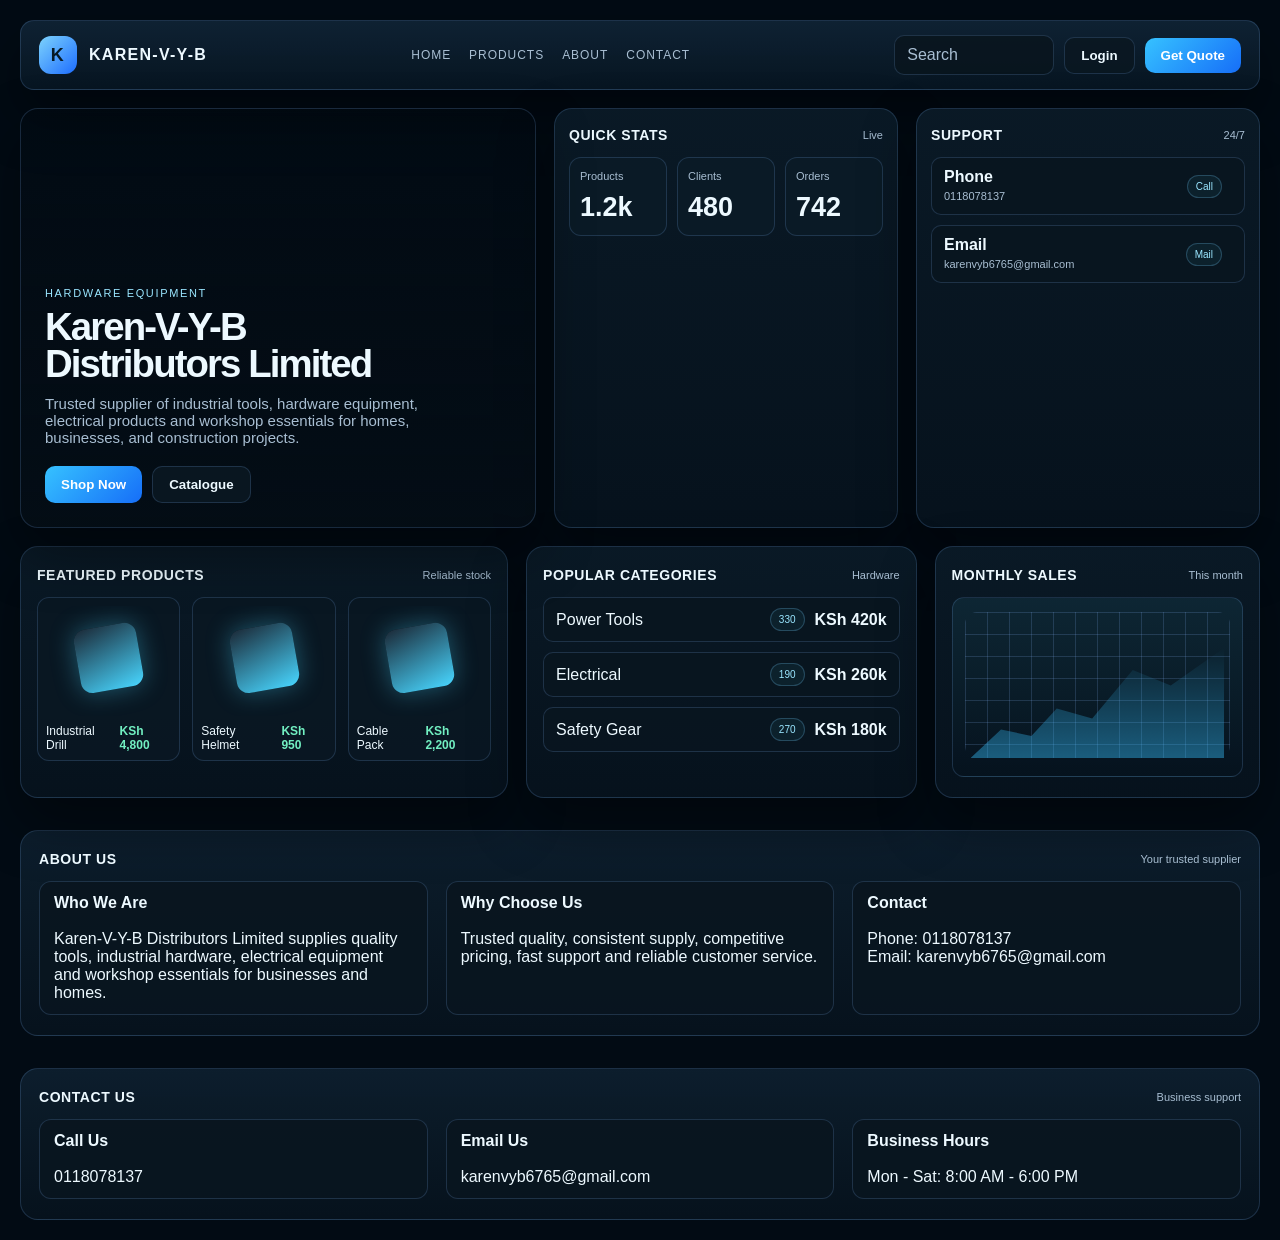
<file: public/index.html>
<!DOCTYPE html>
<html lang="en">
  <head>
    <meta charset="UTF-8" />
    <meta name="viewport" content="width=device-width, initial-scale=1.0" />
    <title>Karen-V-Y-B Distributors Limited</title>
    <style>
      :root {
        --bg: #020b14;
        --bg-2: #071d2d;
        --panel: rgba(9, 24, 35, 0.96);
        --panel-2: rgba(15, 34, 52, 0.96);
        --line: rgba(126, 185, 255, 0.18);
        --text: #edf9ff;
        --muted: #a8bed2;
        --blue: #36c2ff;
        --cyan: #9ae6ff;
        --green: #72f0c2;
        --purple: #7b7af8;
        --danger: #ff5d70;
        --shadow: 0 25px 55px rgba(0, 0, 0, 0.38);
      }

      * { box-sizing: border-box; }

      html {
        scroll-behavior: smooth;
      }

      body {
        margin: 0;
        min-height: 100vh;
        background: var(--bg);
        color: var(--text);
        font-family: Arial, Helvetica, sans-serif;
      }

      a {
        color: inherit;
        text-decoration: none;
      }

      img {
        max-width: 100%;
        display: block;
      }

      .container {
        max-width: 1280px;
        margin: 0 auto;
        padding: 20px;
      }

      .topbar {
        display: flex;
        align-items: center;
        justify-content: space-between;
        gap: 18px;
        padding: 14px 18px;
        background: linear-gradient(180deg, rgba(15, 35, 52, 0.95), rgba(7, 22, 35, 0.96));
        border: 1px solid var(--line);
        border-radius: 14px;
        box-shadow: var(--shadow);
      }

      .brand {
        display: flex;
        align-items: center;
        gap: 12px;
        font-weight: 800;
        letter-spacing: 0.08em;
      }

      .brand-mark {
        width: 38px;
        height: 38px;
        border-radius: 12px;
        background: linear-gradient(135deg, #7dd3fc, #1d6dff);
        display: grid;
        place-items: center;
        color: #071a25;
        font-weight: 900;
        font-size: 18px;
      }

      .nav {
        display: flex;
        flex-wrap: wrap;
        gap: 18px;
        align-items: center;
      }

      .nav a {
        color: var(--muted);
        font-size: 12px;
        letter-spacing: 0.08em;
        text-transform: uppercase;
      }

      .nav a:hover {
        color: var(--text);
      }

      .actions {
        display: flex;
        align-items: center;
        gap: 10px;
      }

      .search-box {
        background: rgba(9, 22, 31, 0.9);
        border: 1px solid var(--line);
        color: var(--muted);
        border-radius: 10px;
        padding: 10px 12px;
        min-width: 160px;
      }

      .btn {
        border: none;
        border-radius: 10px;
        background: linear-gradient(135deg, var(--blue), #166ef8);
        color: white;
        font-weight: 700;
        padding: 10px 16px;
        cursor: pointer;
      }

      .btn.secondary {
        background: rgba(11, 24, 34, 0.9);
        border: 1px solid var(--line);
        color: var(--text);
      }

      .hero {
        margin-top: 18px;
        display: grid;
        grid-template-columns: 1.5fr 1fr 1fr;
        gap: 18px;
      }

      .hero-large {
        min-height: 420px;
        border-radius: 18px;
        border: 1px solid var(--line);
        position: relative;
        overflow: hidden;
        background:
          linear-gradient(180deg, rgba(5, 14, 22, 0.12), rgba(5, 14, 22, 0.7)),
          url("https://images.unsplash.com/photo-1581092918056-0c4c3acd3789?auto=format&fit=crop&w=1200&q=80") center/cover no-repeat;
        box-shadow: var(--shadow);
      }

      .hero-content {
        position: absolute;
        left: 24px;
        right: 24px;
        bottom: 24px;
      }

      .kicker {
        font-size: 11px;
        letter-spacing: 0.15em;
        text-transform: uppercase;
        color: var(--cyan);
        margin-bottom: 10px;
      }

      h1 {
        margin: 0;
        font-size: clamp(30px, 3vw, 58px);
        line-height: 0.96;
        letter-spacing: -0.05em;
      }

      .hero p {
        color: var(--muted);
        max-width: 380px;
        margin: 12px 0 20px;
        font-size: 15px;
      }

      .cta-row {
        display: flex;
        gap: 10px;
        flex-wrap: wrap;
      }

      .card {
        background: linear-gradient(180deg, rgba(10, 26, 39, 0.96), rgba(6, 18, 29, 0.98));
        border: 1px solid var(--line);
        border-radius: 18px;
        overflow: hidden;
        box-shadow: var(--shadow);
      }

      .pad {
        padding: 18px 14px;
      }

      .panel-head {
        display: flex;
        justify-content: space-between;
        align-items: center;
        margin-bottom: 14px;
      }

      .title {
        font-size: 14px;
        font-weight: 700;
        letter-spacing: 0.04em;
        text-transform: uppercase;
      }

      .tiny {
        color: var(--muted);
        font-size: 11px;
      }

      .stats-grid {
        display: grid;
        grid-template-columns: repeat(3, minmax(0, 1fr));
        gap: 10px;
      }

      .metric {
        background: rgba(12, 27, 39, 0.9);
        border: 1px solid var(--line);
        border-radius: 12px;
        padding: 12px 10px;
      }

      .metric .label {
        font-size: 11px;
        color: var(--muted);
      }

      .metric .value {
        margin-top: 10px;
        font-weight: 800;
        font-size: 27px;
      }

      .content-grid {
        display: grid;
        grid-template-columns: 1.5fr 1.2fr 1fr;
        gap: 18px;
        margin-top: 18px;
      }

      .section-box {
        padding: 20px 16px;
      }

      .product-grid {
        display: grid;
        grid-template-columns: repeat(3, minmax(0, 1fr));
        gap: 12px;
      }

      .product-card {
        border: 1px solid rgba(128, 180, 255, 0.18);
        background: rgba(10, 24, 35, 0.9);
        border-radius: 12px;
        padding: 8px;
      }

      .product-image {
        height: 110px;
        border-radius: 10px;
        background: linear-gradient(135deg, rgba(62, 96, 147, 0.28), rgba(12, 24, 38, 0.85));
        position: relative;
        overflow: hidden;
        margin-bottom: 8px;
        background-size: cover;
        background-position: center;
      }

      .product-image::before {
        content: "";
        position: absolute;
        left: 25%;
        top: 18%;
        width: 50%;
        height: 58%;
        background: linear-gradient(160deg, #1b2a38, #48d6ff);
        border-radius: 12px;
        transform: rotate(-10deg);
        box-shadow: 0 0 24px rgba(72, 214, 255, 0.35);
      }

      .product-line {
        display: flex;
        justify-content: space-between;
        align-items: center;
        gap: 8px;
      }

      .product-name {
        font-size: 12px;
      }

      .product-price {
        color: var(--green);
        font-size: 12px;
        font-weight: 700;
      }

      .list {
        display: grid;
        gap: 10px;
      }

      .list-item {
        display: grid;
        grid-template-columns: 1fr auto auto;
        gap: 10px;
        align-items: center;
        padding: 10px 12px;
        border-radius: 10px;
        background: rgba(9, 22, 32, 0.9);
        border: 1px solid var(--line);
      }

      .badge {
        border-radius: 999px;
        background: rgba(14, 37, 48, 0.8);
        border: 1px solid rgba(118, 204, 255, 0.24);
        color: var(--cyan);
        font-size: 10px;
        padding: 5px 8px;
      }

      .chart {
        height: 180px;
        position: relative;
        border-radius: 12px;
        background: linear-gradient(180deg, rgba(15, 40, 54, 0.9), rgba(6, 19, 30, 0.9));
        border: 1px solid var(--line);
        overflow: hidden;
      }

      .chart::before {
        content: "";
        position: absolute;
        inset: 14px 12px 18px 12px;
        background:
          linear-gradient(to right, rgba(141, 185, 255, 0.18) 1px, transparent 1px),
          linear-gradient(to bottom, rgba(141, 185, 255, 0.18) 1px, transparent 1px);
        background-size: 22px 22px;
        border-radius: 12px;
      }

      .chart::after {
        content: "";
        position: absolute;
        left: 18px;
        right: 18px;
        bottom: 18px;
        height: 110px;
        background: linear-gradient(180deg, rgba(54, 194, 255, 0), rgba(54, 194, 255, 0.42));
        clip-path: polygon(0% 100%, 12% 74%, 24% 80%, 34% 55%, 48% 64%, 64% 20%, 79% 34%, 100% 0%, 100% 100%);
      }

      .footer-contact {
        margin-top: 32px;
        padding: 20px 18px;
        border-radius: 18px;
        background: linear-gradient(180deg, rgba(13, 31, 46, 0.95), rgba(6, 18, 29, 0.98));
        border: 1px solid var(--line);
      }

      .contact-grid {
        display: grid;
        grid-template-columns: repeat(3, minmax(0, 1fr));
        gap: 18px;
      }

      .contact-block {
        padding: 12px 14px;
        border-radius: 12px;
        background: rgba(9, 22, 32, 0.9);
        border: 1px solid var(--line);
      }

      @media (max-width: 980px) {
        .hero {
          grid-template-columns: 1fr 1fr;
        }

        .hero-large {
          grid-column: 1 / -1;
        }

        .content-grid {
          grid-template-columns: 1fr 1fr;
        }
      }

      @media (max-width: 700px) {
        .nav {
          display: none;
        }

        .content-grid {
          grid-template-columns: 1fr;
        }

        .contact-grid {
          grid-template-columns: 1fr;
        }

        .topbar {
          flex-wrap: wrap;
        }
      }
    </style>
  </head>
  <body>
    <div class="container">
      <header class="topbar">
        <div class="brand">
          <div class="brand-mark">K</div>
          <div>KAREN-V-Y-B</div>
        </div>

        <nav class="nav">
          <a href="#home">Home</a>
          <a href="#products">Products</a>
          <a href="#about">About</a>
          <a href="#contact">Contact</a>
        </nav>

        <div class="actions">
          <div class="search-box">Search</div>
          <button class="btn secondary">Login</button>
          <button class="btn">Get Quote</button>
        </div>
      </header>

      <section class="hero" id="home">
        <div class="hero-large">
          <div class="hero-content">
            <div class="kicker">Hardware Equipment</div>
            <h1>Karen-V-Y-B<br />Distributors Limited</h1>
            <p>Trusted supplier of industrial tools, hardware equipment, electrical products and workshop essentials for homes, businesses, and construction projects.</p>
            <div class="cta-row">
              <button class="btn">Shop Now</button>
              <button class="btn secondary">Catalogue</button>
            </div>
          </div>
        </div>

        <div class="card pad">
          <div class="panel-head">
            <div class="title">Quick Stats</div>
            <div class="tiny">Live</div>
          </div>

          <div class="stats-grid">
            <div class="metric">
              <div class="label">Products</div>
              <div class="value">1.2k</div>
            </div>
            <div class="metric">
              <div class="label">Clients</div>
              <div class="value">480</div>
            </div>
            <div class="metric">
              <div class="label">Orders</div>
              <div class="value">742</div>
            </div>
          </div>
        </div>

        <div class="card pad">
          <div class="panel-head">
            <div class="title">Support</div>
            <div class="tiny">24/7</div>
          </div>

          <div class="list">
            <div class="list-item">
              <div>
                <strong>Phone</strong><br>
                <span class="tiny">0118078137</span>
              </div>
              <span class="badge">Call</span>
            </div>

            <div class="list-item">
              <div>
                <strong>Email</strong><br>
                <span class="tiny">karenvyb6765@gmail.com</span>
              </div>
              <span class="badge">Mail</span>
            </div>
          </div>
        </div>
      </section>

      <section id="products" class="content-grid">
        <div class="card section-box">
          <div class="panel-head">
            <div class="title">Featured Products</div>
            <div class="tiny">Reliable stock</div>
          </div>

          <div class="product-grid">
            <div class="product-card">
              <div class="product-image" style="background-image: url('https://images.unsplash.com/photo-1581092918056-0c4c3acd3789?auto=format&fit=crop&w=800&q=80');"></div>
              <div class="product-line">
                <div class="product-name">Industrial Drill</div>
                <div class="product-price">KSh 4,800</div>
              </div>
            </div>

            <div class="product-card">
              <div class="product-image" style="background-image: url('https://images.unsplash.com/photo-1584438784894-089d6a62b8fa?auto=format&fit=crop&w=800&q=80');"></div>
              <div class="product-line">
                <div class="product-name">Safety Helmet</div>
                <div class="product-price">KSh 950</div>
              </div>
            </div>

            <div class="product-card">
              <div class="product-image" style="background-image: url('https://images.unsplash.com/photo-1621905251918-48416bd8575a?auto=format&fit=crop&w=800&q=80');"></div>
              <div class="product-line">
                <div class="product-name">Cable Pack</div>
                <div class="product-price">KSh 2,200</div>
              </div>
            </div>
          </div>
        </div>

        <div class="card section-box">
          <div class="panel-head">
            <div class="title">Popular Categories</div>
            <div class="tiny">Hardware</div>
          </div>

          <div class="list">
            <div class="list-item">
              <div>Power Tools</div>
              <span class="badge">330</span>
              <strong>KSh 420k</strong>
            </div>

            <div class="list-item">
              <div>Electrical</div>
              <span class="badge">190</span>
              <strong>KSh 260k</strong>
            </div>

            <div class="list-item">
              <div>Safety Gear</div>
              <span class="badge">270</span>
              <strong>KSh 180k</strong>
            </div>
          </div>
        </div>

        <div class="card section-box">
          <div class="panel-head">
            <div class="title">Monthly Sales</div>
            <div class="tiny">This month</div>
          </div>
          <div class="chart"></div>
        </div>
      </section>

      <div id="about" class="footer-contact">
        <div class="panel-head">
          <div class="title">About Us</div>
          <div class="tiny">Your trusted supplier</div>
        </div>

        <div class="contact-grid">
          <div class="contact-block">
            <strong>Who We Are</strong><br><br>
            Karen-V-Y-B Distributors Limited supplies quality tools, industrial hardware, electrical equipment and workshop essentials for businesses and homes.
          </div>

          <div class="contact-block">
            <strong>Why Choose Us</strong><br><br>
            Trusted quality, consistent supply, competitive pricing, fast support and reliable customer service.
          </div>

          <div class="contact-block">
            <strong>Contact</strong><br><br>
            Phone: 0118078137<br>
            Email: karenvyb6765@gmail.com
          </div>
        </div>
      </div>

      <div id="contact" class="footer-contact">
        <div class="panel-head">
          <div class="title">Contact Us</div>
          <div class="tiny">Business support</div>
        </div>

        <div class="contact-grid">
          <div class="contact-block">
            <strong>Call Us</strong><br><br>
            0118078137
          </div>

          <div class="contact-block">
            <strong>Email Us</strong><br><br>
            karenvyb6765@gmail.com
          </div>

          <div class="contact-block">
            <strong>Business Hours</strong><br><br>
            Mon - Sat: 8:00 AM - 6:00 PM
          </div>
        </div>
      </div>
    </div>
  </body>
</html>
</file>
